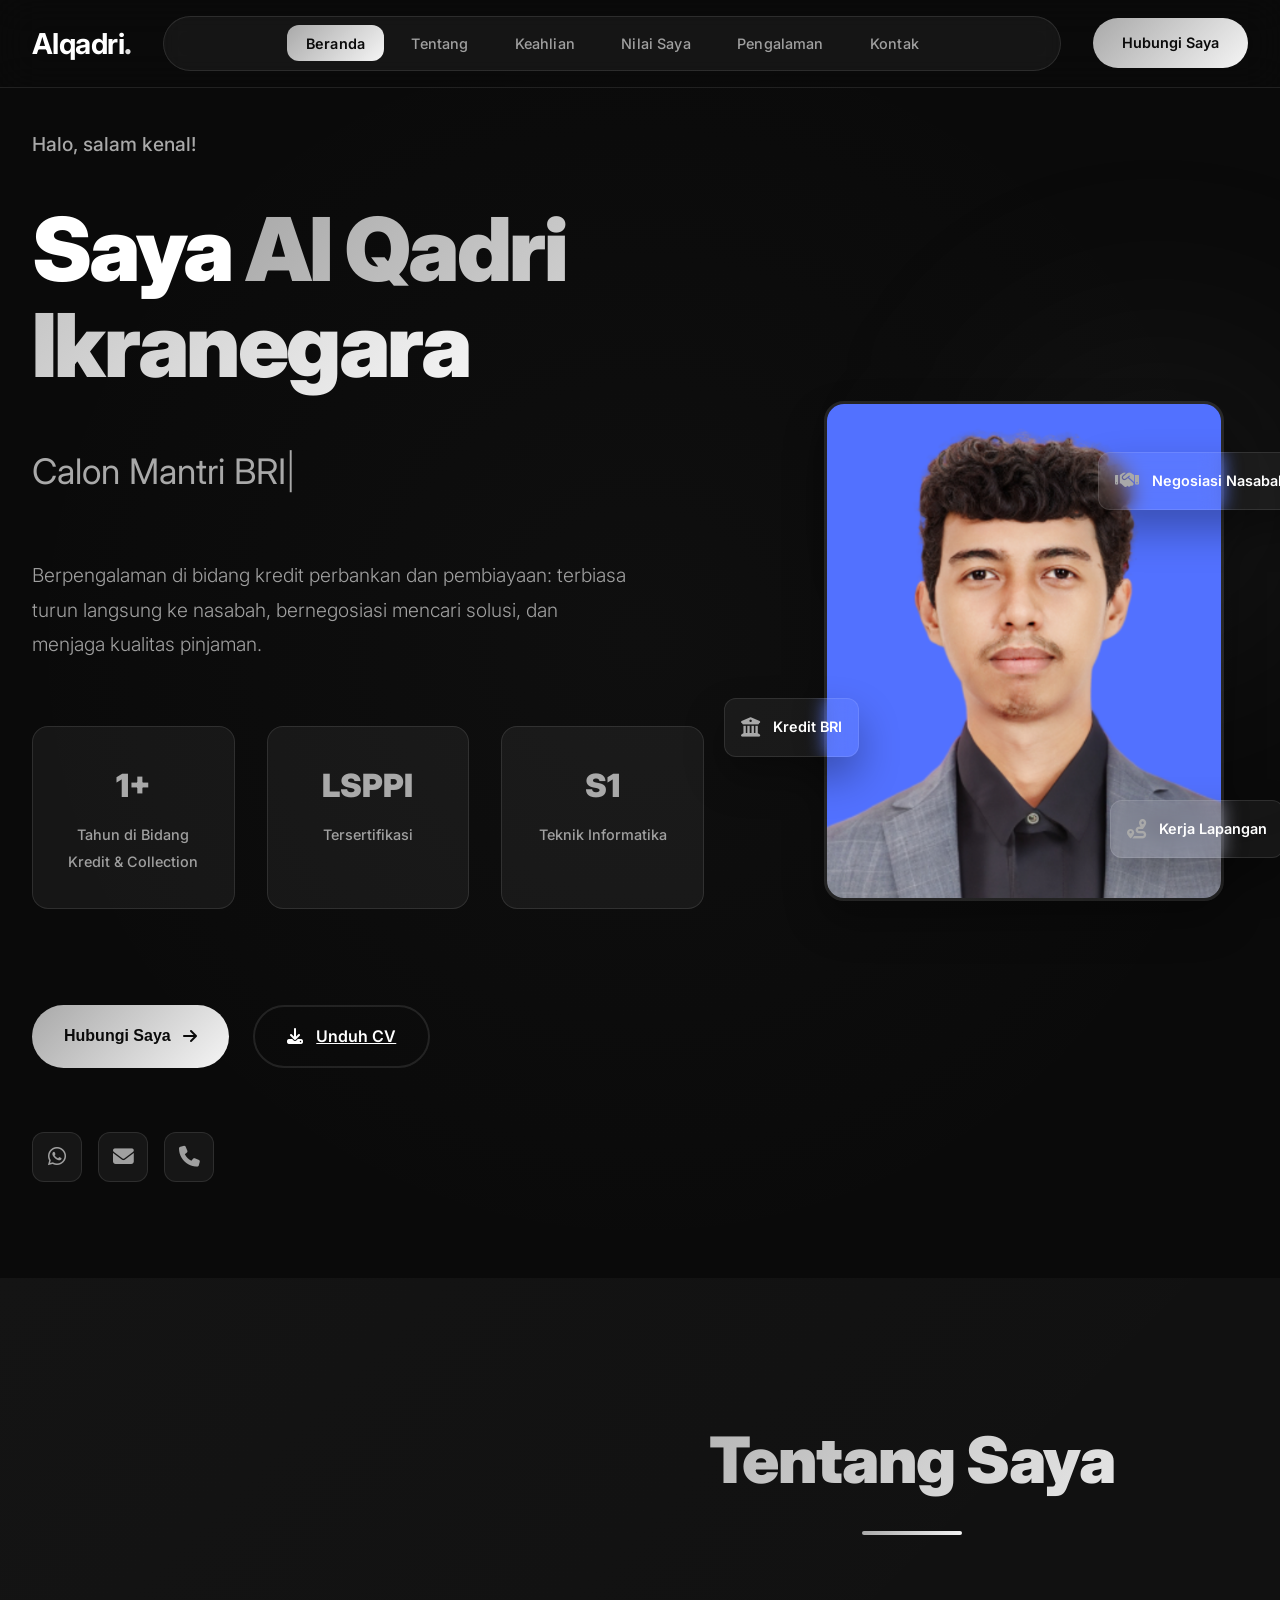
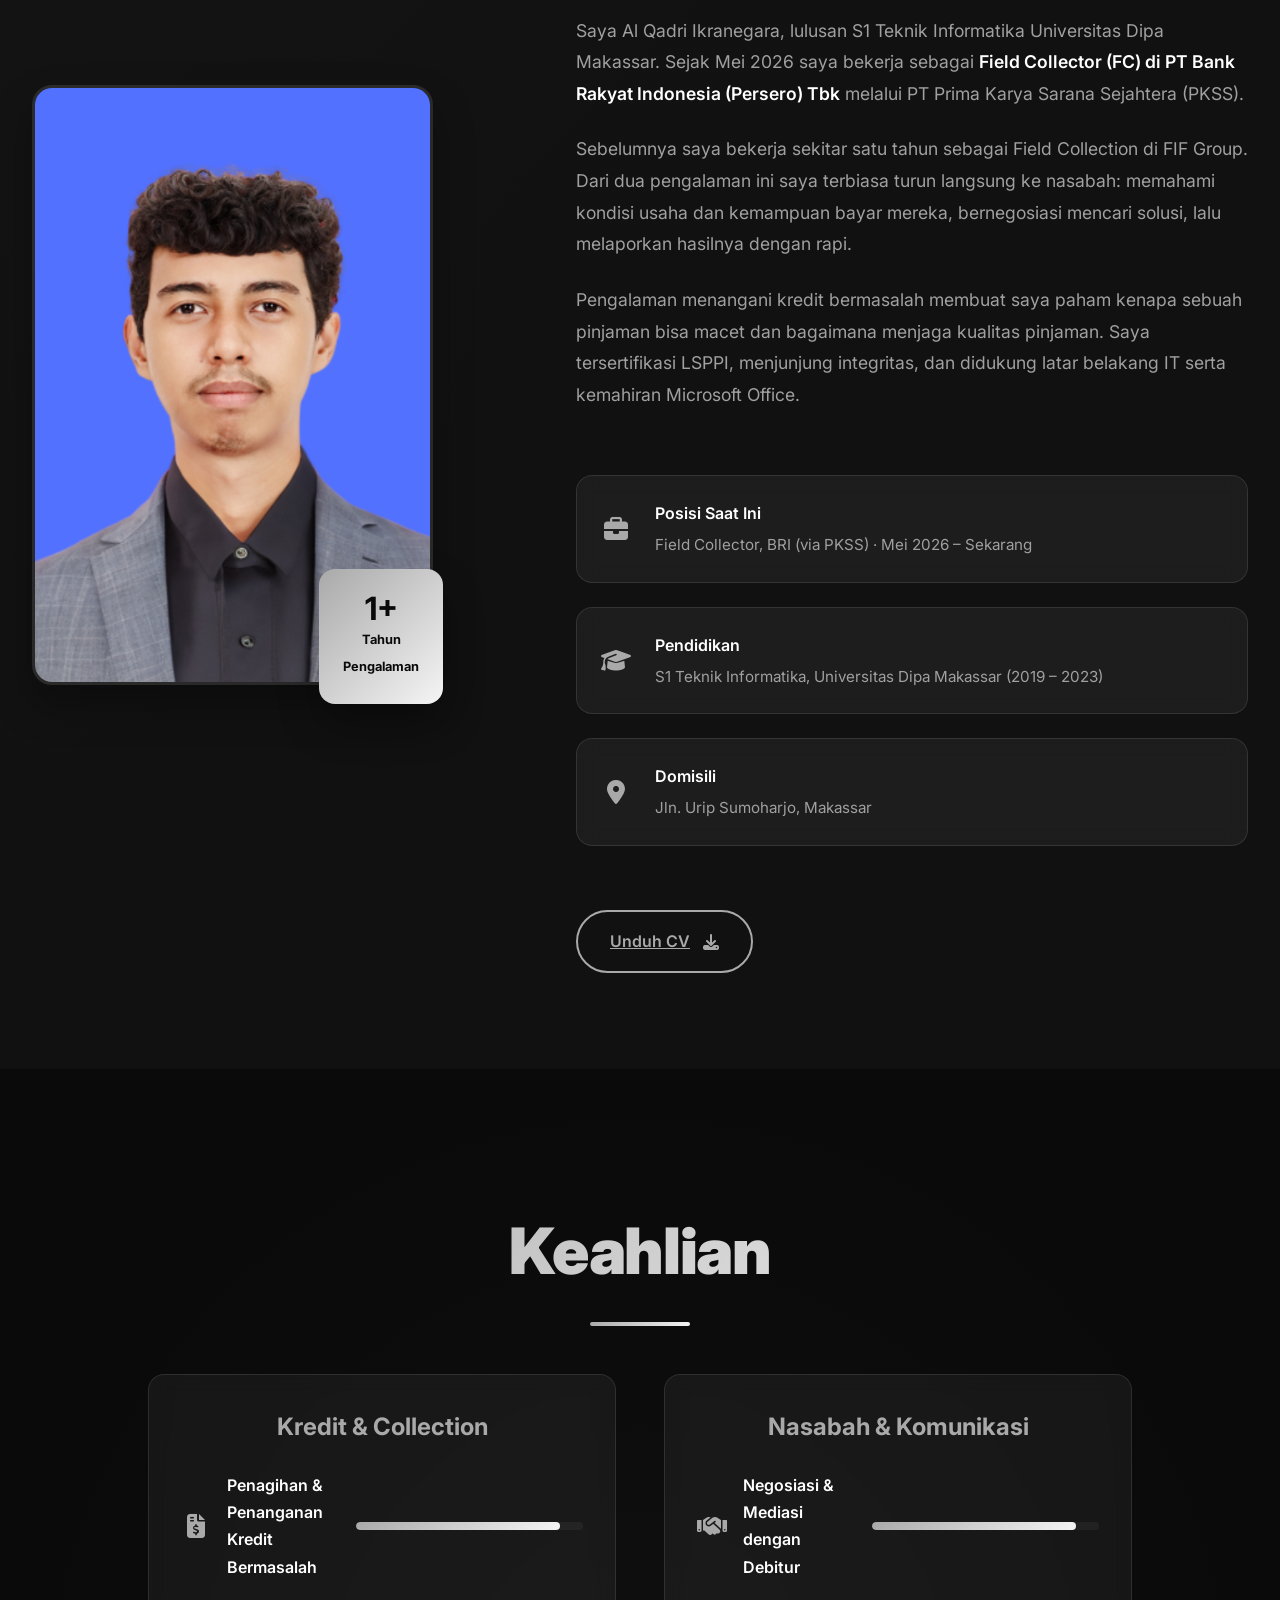
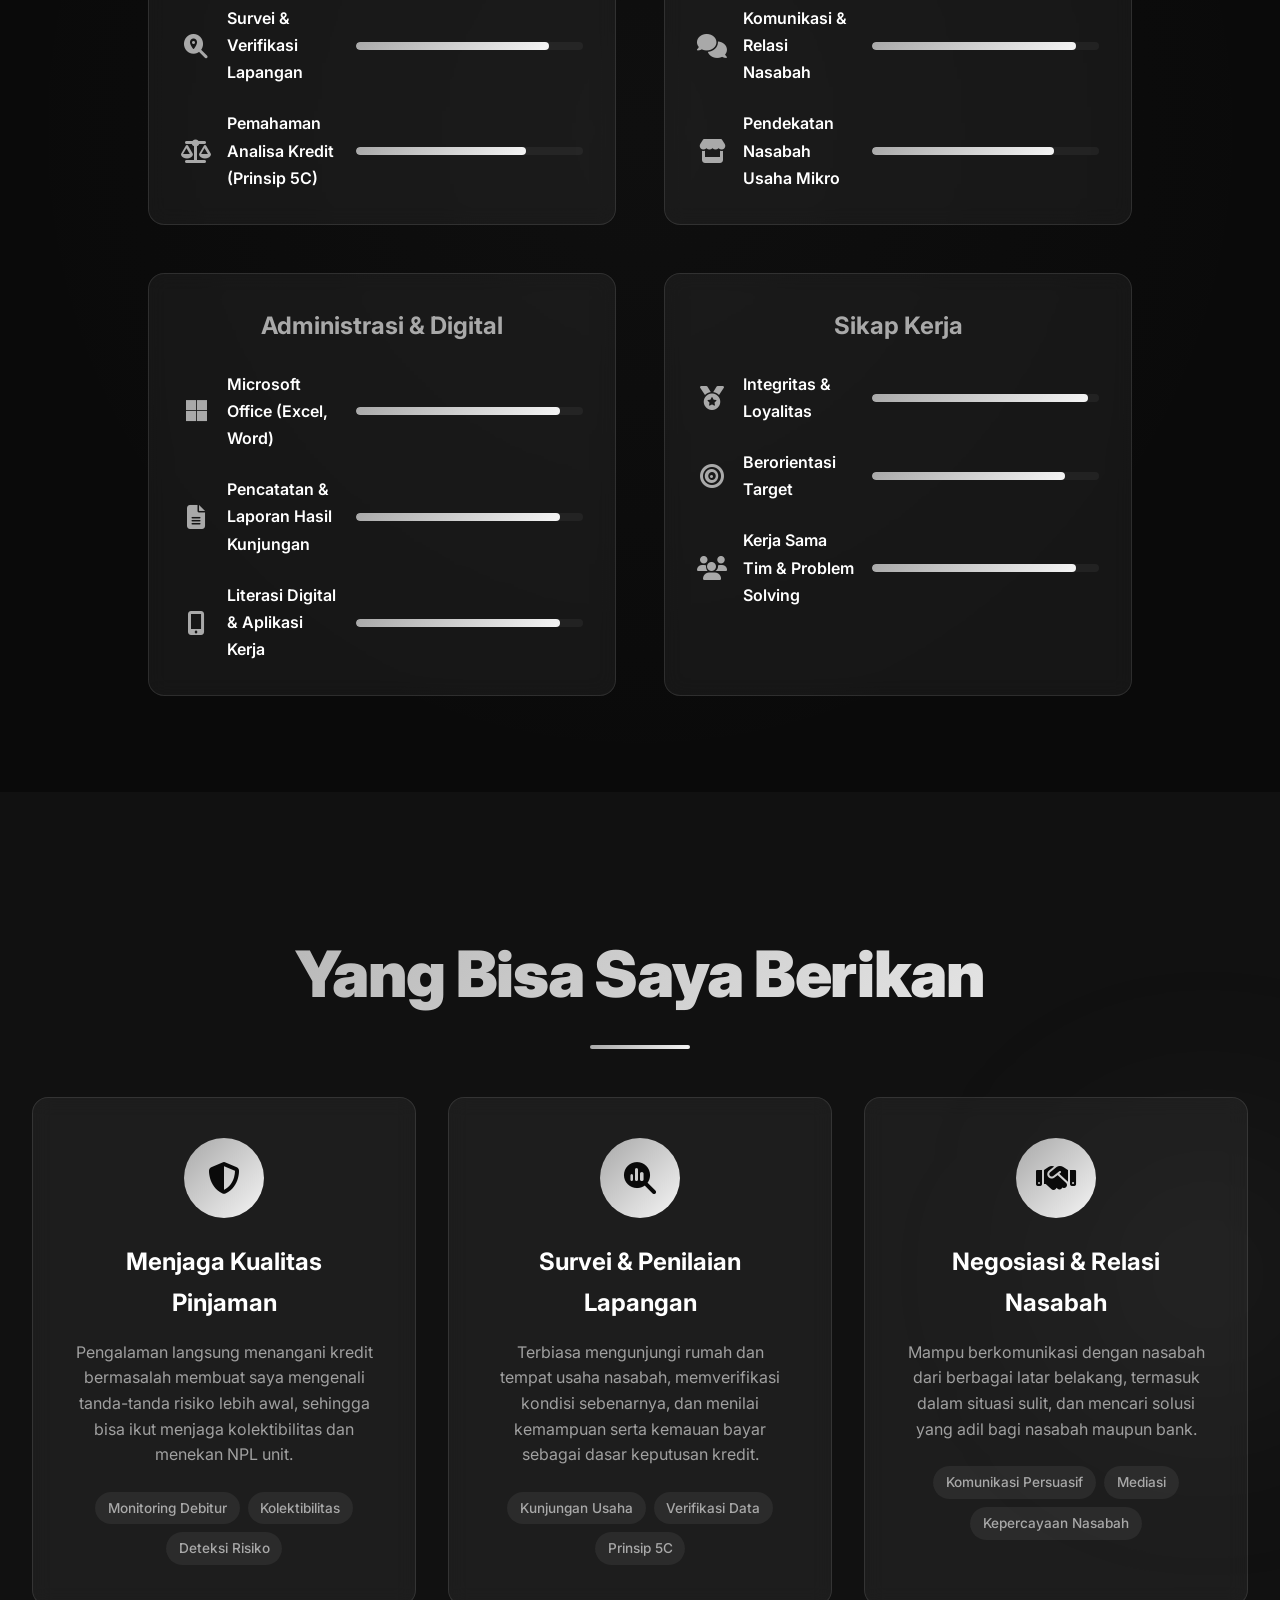
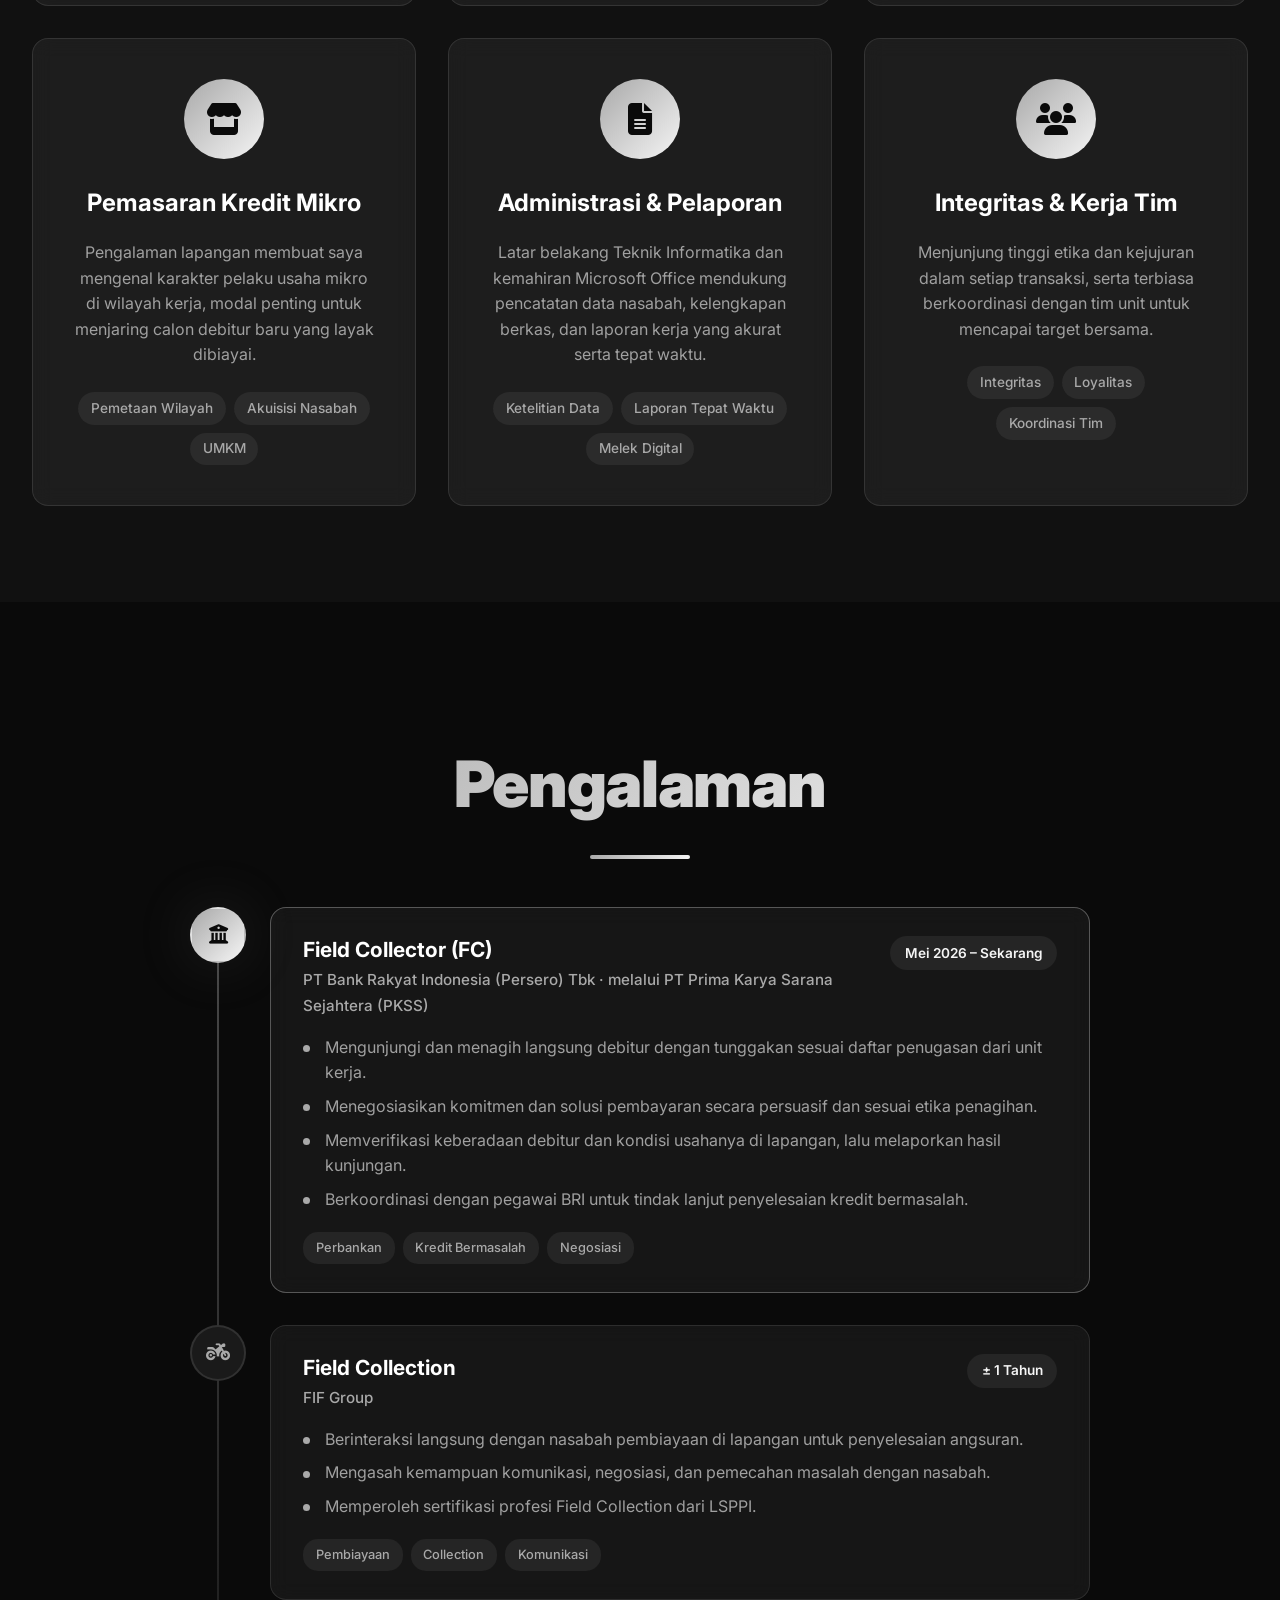
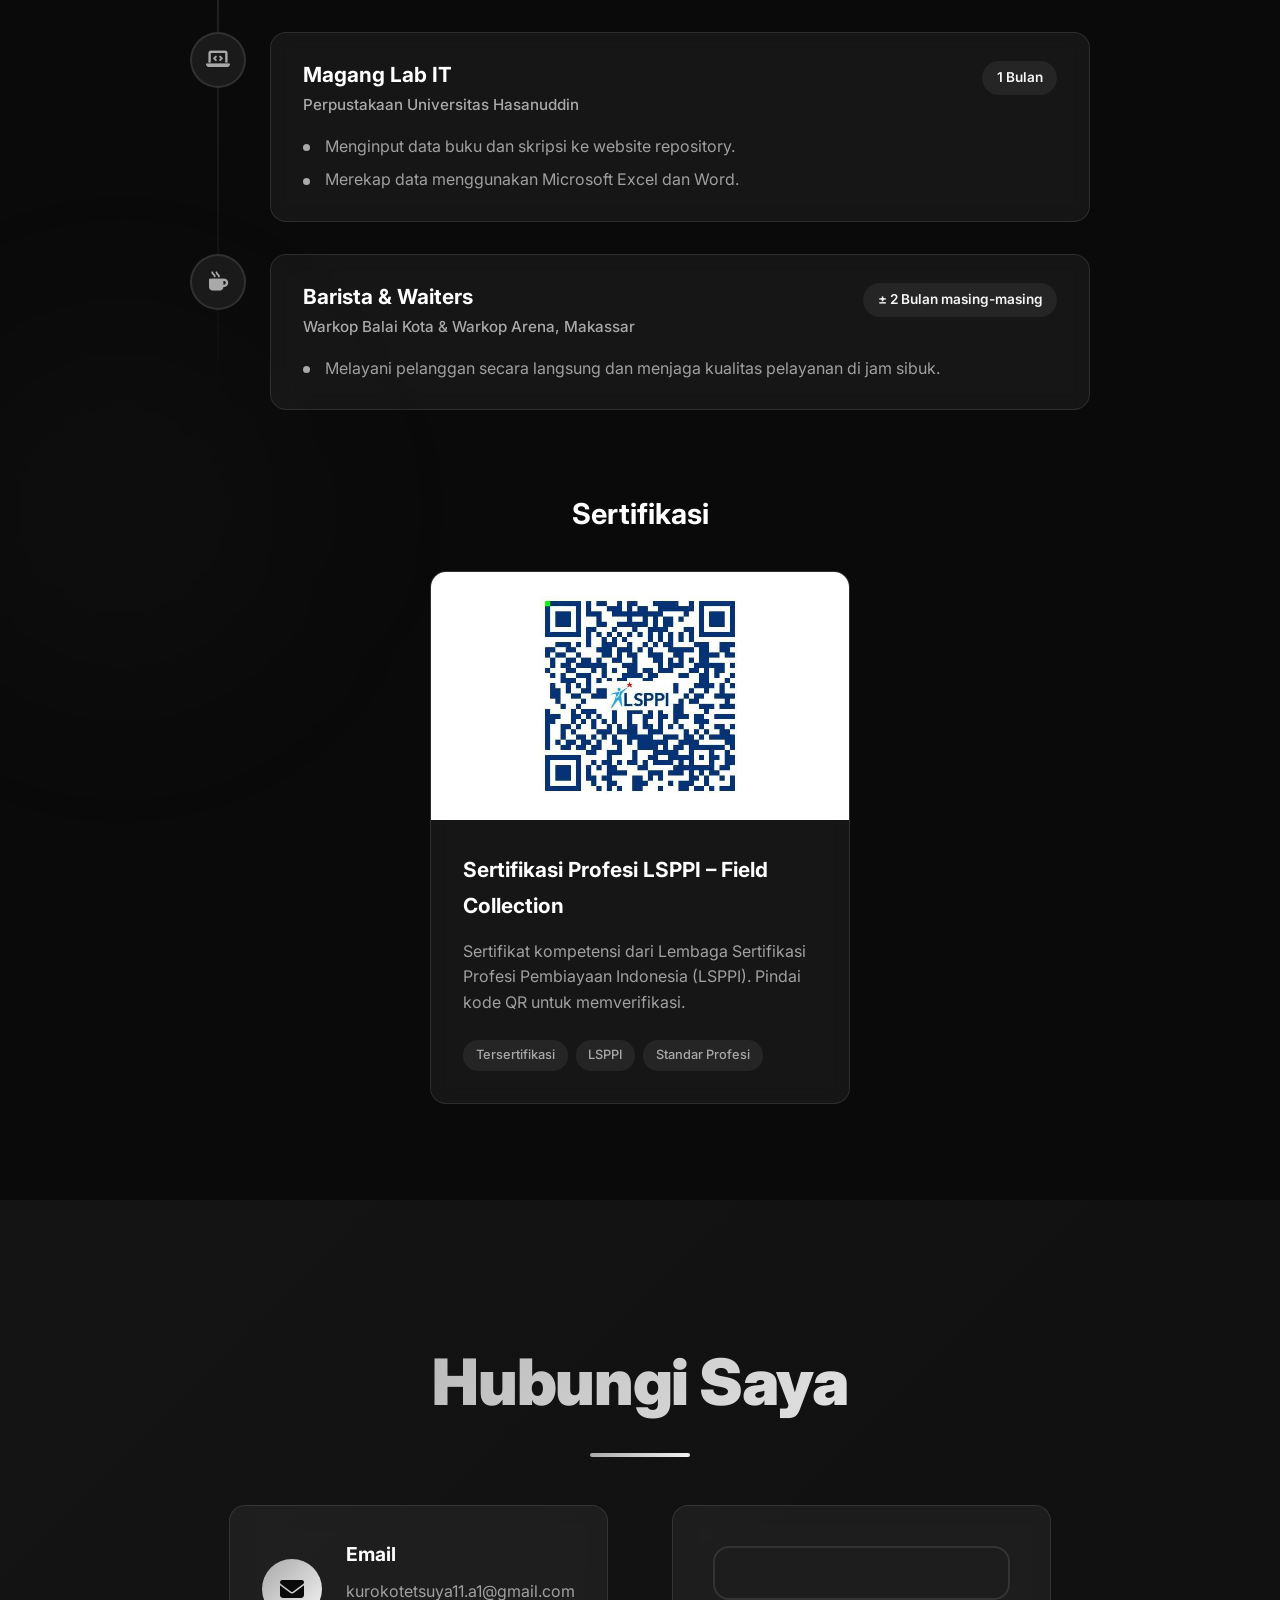
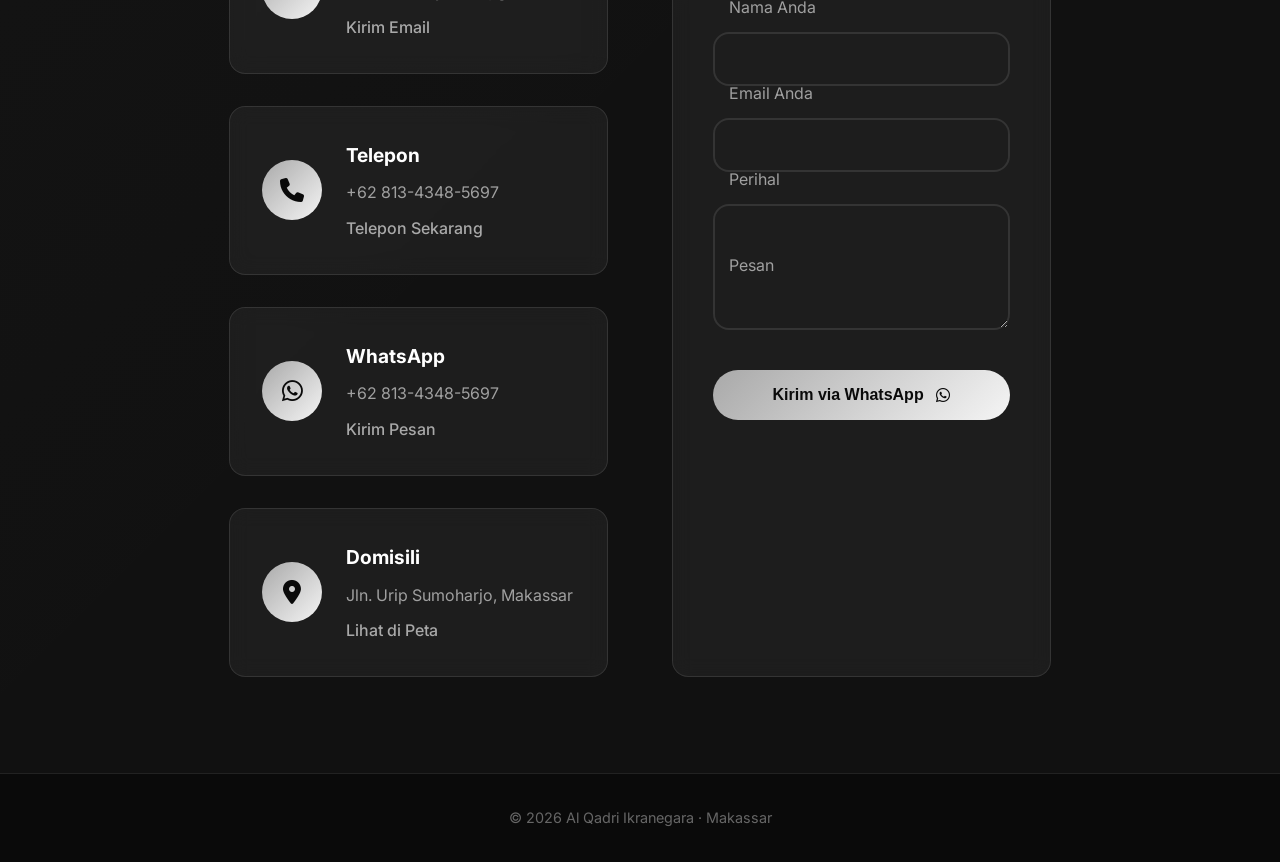
<file: index.html>
<!DOCTYPE html>
<html lang="id">
<head>
    <meta charset="UTF-8">
    <meta name="viewport" content="width=device-width, initial-scale=1.0">
    <title>Al Qadri Ikranegara</title>
    <meta name="description" content="Portofolio Al Qadri Ikranegara – Field Collector BRI (PKSS), tersertifikasi LSPPI, lulusan S1 Teknik Informatika.">
    <link rel="stylesheet" href="https://fonts.googleapis.com/css2?family=Inter:wght@300;400;500;600;700;900&display=swap">
    <link rel="stylesheet" href="https://cdnjs.cloudflare.com/ajax/libs/font-awesome/6.4.0/css/all.min.css">
    <link rel="stylesheet" href="style.css">
</head>
<body>
    <header>
        <nav class="navbar">
            <div class="nav-brand">Alqadri<span class="brand-dot">.</span></div>
            <ul class="nav-menu">
                <li><a href="#home" class="nav-link active">Beranda</a></li>
                <li><a href="#about" class="nav-link">Tentang</a></li>
                <li><a href="#skills" class="nav-link">Keahlian</a></li>
                <li><a href="#service" class="nav-link">Nilai Saya</a></li>
                <li><a href="#project" class="nav-link">Pengalaman</a></li>
                <li><a href="#contact" class="nav-link">Kontak</a></li>
            </ul>
            <div class="nav-cta">
                <a href="#contact" class="cta-btn">Hubungi Saya</a>
            </div>
            <div class="hamburger">
                <span></span>
                <span></span>
                <span></span>
            </div>
        </nav>
    </header>

    <main>
        <section id="home" class="section home">
            <div class="container">
                <div class="home-content">
                    <div class="home-text">
                        <div class="greeting">Halo, salam kenal!</div>
                        <h1 class="hero-title">Saya <span class="accent">Al Qadri Ikranegara</span></h1>
                        <h2 class="hero-subtitle" id="rotating-profession"></h2>
                        <p class="hero-desc">Berpengalaman di bidang kredit perbankan dan pembiayaan: terbiasa turun langsung ke nasabah, bernegosiasi mencari solusi, dan menjaga kualitas pinjaman.</p>

                        <div class="hero-stats">
                            <div class="stat">
                                <span class="stat-number">1+</span>
                                <span class="stat-label">Tahun di Bidang Kredit &amp; Collection</span>
                            </div>
                            <div class="stat">
                                <span class="stat-number">LSPPI</span>
                                <span class="stat-label">Tersertifikasi</span>
                            </div>
                            <div class="stat">
                                <span class="stat-number">S1</span>
                                <span class="stat-label">Teknik Informatika</span>
                            </div>
                        </div>

                        <div class="hero-actions">
                            <button class="hire-btn primary">
                                <span>Hubungi Saya</span>
                                <i class="fas fa-arrow-right"></i>
                            </button>
                            <a href="CV_AlQadri_Ikranegara.pdf" download class="hire-btn secondary">
                                <i class="fas fa-download"></i>
                                <span>Unduh CV</span>
                            </a>
                        </div>

                        <div class="social-links">
                            <a href="https://wa.me/6281343485697" target="_blank" rel="noopener" aria-label="WhatsApp" class="social-icon whatsapp">
                                <i class="fab fa-whatsapp"></i>
                            </a>
                            <a href="mailto:kurokotetsuya11.a1@gmail.com" aria-label="Email" class="social-icon linkedin">
                                <i class="fas fa-envelope"></i>
                            </a>
                            <a href="tel:+6281343485697" aria-label="Telepon" class="social-icon github">
                                <i class="fas fa-phone"></i>
                            </a>
                        </div>
                    </div>

                    <div class="home-image">
                        <div class="image-container">
                            <img src="images/img.jpg" alt="Foto Al Qadri Ikranegara" class="profile-image">
                            <div class="floating-card card-1">
                                <i class="fas fa-handshake"></i>
                                <span>Negosiasi Nasabah</span>
                            </div>
                            <div class="floating-card card-2">
                                <i class="fas fa-building-columns"></i>
                                <span>Kredit BRI</span>
                            </div>
                            <div class="floating-card card-3">
                                <i class="fas fa-route"></i>
                                <span>Kerja Lapangan</span>
                            </div>
                        </div>
                    </div>
                </div>
            </div>
        </section>

        <section id="about" class="section about">
            <div class="container">
                <div class="about-content">
                    <div class="about-image">
                        <div class="image-wrapper">
                            <img src="images/img.jpg" alt="Al Qadri Ikranegara" class="about-img">
                            <div class="experience-badge">
                                <span class="badge-number">1+</span>
                                <span class="badge-text">Tahun<br>Pengalaman</span>
                            </div>
                        </div>
                    </div>

                    <div class="about-text">
                        <h2 class="section-title">Tentang Saya</h2>
                        <div class="about-description">
                            <p>Saya Al Qadri Ikranegara, lulusan S1 Teknik Informatika Universitas Dipa Makassar. Sejak Mei 2026 saya bekerja sebagai <strong>Field Collector (FC) di PT Bank Rakyat Indonesia (Persero) Tbk</strong> melalui PT Prima Karya Sarana Sejahtera (PKSS).</p>

                            <p>Sebelumnya saya bekerja sekitar satu tahun sebagai Field Collection di FIF Group. Dari dua pengalaman ini saya terbiasa turun langsung ke nasabah: memahami kondisi usaha dan kemampuan bayar mereka, bernegosiasi mencari solusi, lalu melaporkan hasilnya dengan rapi.</p>

                            <p>Pengalaman menangani kredit bermasalah membuat saya paham kenapa sebuah pinjaman bisa macet dan bagaimana menjaga kualitas pinjaman. Saya tersertifikasi LSPPI, menjunjung integritas, dan didukung latar belakang IT serta kemahiran Microsoft Office.</p>
                        </div>

                        <div class="about-highlights">
                            <div class="highlight">
                                <i class="fas fa-briefcase"></i>
                                <div>
                                    <h4>Posisi Saat Ini</h4>
                                    <p>Field Collector, BRI (via PKSS) · Mei 2026 – Sekarang</p>
                                </div>
                            </div>
                            <div class="highlight">
                                <i class="fas fa-graduation-cap"></i>
                                <div>
                                    <h4>Pendidikan</h4>
                                    <p>S1 Teknik Informatika, Universitas Dipa Makassar (2019 – 2023)</p>
                                </div>
                            </div>
                            <div class="highlight">
                                <i class="fas fa-map-marker-alt"></i>
                                <div>
                                    <h4>Domisili</h4>
                                    <p>Jln. Urip Sumoharjo, Makassar</p>
                                </div>
                            </div>
                        </div>

                        <div class="about-actions">
                            <a href="CV_AlQadri_Ikranegara.pdf" download class="about-btn">
                                <span>Unduh CV</span>
                                <i class="fas fa-download"></i>
                            </a>
                        </div>
                    </div>
                </div>
            </div>
        </section>

        <section id="skills" class="section skills">
            <div class="container">
                <h2 class="section-title">Keahlian</h2>
                <div class="skills-content">
                    <div class="skills-grid">
                        <div class="skill-category">
                            <h3>Kredit &amp; Collection</h3>
                            <div class="skill-items">
                                <div class="skill-item">
                                    <i class="fas fa-file-invoice-dollar"></i>
                                    <span>Penagihan &amp; Penanganan Kredit Bermasalah</span>
                                    <div class="skill-bar">
                                        <div class="skill-fill" style="width: 90%"></div>
                                    </div>
                                </div>
                                <div class="skill-item">
                                    <i class="fas fa-magnifying-glass-location"></i>
                                    <span>Survei &amp; Verifikasi Lapangan</span>
                                    <div class="skill-bar">
                                        <div class="skill-fill" style="width: 85%"></div>
                                    </div>
                                </div>
                                <div class="skill-item">
                                    <i class="fas fa-scale-balanced"></i>
                                    <span>Pemahaman Analisa Kredit (Prinsip 5C)</span>
                                    <div class="skill-bar">
                                        <div class="skill-fill" style="width: 75%"></div>
                                    </div>
                                </div>
                            </div>
                        </div>
                        <div class="skill-category">
                            <h3>Nasabah &amp; Komunikasi</h3>
                            <div class="skill-items">
                                <div class="skill-item">
                                    <i class="fas fa-handshake"></i>
                                    <span>Negosiasi &amp; Mediasi dengan Debitur</span>
                                    <div class="skill-bar">
                                        <div class="skill-fill" style="width: 90%"></div>
                                    </div>
                                </div>
                                <div class="skill-item">
                                    <i class="fas fa-comments"></i>
                                    <span>Komunikasi &amp; Relasi Nasabah</span>
                                    <div class="skill-bar">
                                        <div class="skill-fill" style="width: 90%"></div>
                                    </div>
                                </div>
                                <div class="skill-item">
                                    <i class="fas fa-store"></i>
                                    <span>Pendekatan Nasabah Usaha Mikro</span>
                                    <div class="skill-bar">
                                        <div class="skill-fill" style="width: 80%"></div>
                                    </div>
                                </div>
                            </div>
                        </div>
                        <div class="skill-category">
                            <h3>Administrasi &amp; Digital</h3>
                            <div class="skill-items">
                                <div class="skill-item">
                                    <i class="fab fa-microsoft"></i>
                                    <span>Microsoft Office (Excel, Word)</span>
                                    <div class="skill-bar">
                                        <div class="skill-fill" style="width: 90%"></div>
                                    </div>
                                </div>
                                <div class="skill-item">
                                    <i class="fas fa-file-alt"></i>
                                    <span>Pencatatan &amp; Laporan Hasil Kunjungan</span>
                                    <div class="skill-bar">
                                        <div class="skill-fill" style="width: 90%"></div>
                                    </div>
                                </div>
                                <div class="skill-item">
                                    <i class="fas fa-mobile-screen-button"></i>
                                    <span>Literasi Digital &amp; Aplikasi Kerja</span>
                                    <div class="skill-bar">
                                        <div class="skill-fill" style="width: 90%"></div>
                                    </div>
                                </div>
                            </div>
                        </div>
                        <div class="skill-category">
                            <h3>Sikap Kerja</h3>
                            <div class="skill-items">
                                <div class="skill-item">
                                    <i class="fas fa-medal"></i>
                                    <span>Integritas &amp; Loyalitas</span>
                                    <div class="skill-bar">
                                        <div class="skill-fill" style="width: 95%"></div>
                                    </div>
                                </div>
                                <div class="skill-item">
                                    <i class="fas fa-bullseye"></i>
                                    <span>Berorientasi Target</span>
                                    <div class="skill-bar">
                                        <div class="skill-fill" style="width: 85%"></div>
                                    </div>
                                </div>
                                <div class="skill-item">
                                    <i class="fas fa-users"></i>
                                    <span>Kerja Sama Tim &amp; Problem Solving</span>
                                    <div class="skill-bar">
                                        <div class="skill-fill" style="width: 90%"></div>
                                    </div>
                                </div>
                            </div>
                        </div>
                    </div>
                </div>
            </div>
        </section>

        <section id="service" class="section services">
            <div class="container">
                <h2 class="section-title">Yang Bisa Saya Berikan</h2>
                <div class="services-content">
                    <div class="services-grid">
                        <div class="service-card">
                            <div class="service-icon">
                                <i class="fas fa-shield-halved"></i>
                            </div>
                            <h3>Menjaga Kualitas Pinjaman</h3>
                            <p>Pengalaman langsung menangani kredit bermasalah membuat saya mengenali tanda-tanda risiko lebih awal, sehingga bisa ikut menjaga kolektibilitas dan menekan NPL unit.</p>
                            <div class="service-features">
                                <span>Monitoring Debitur</span>
                                <span>Kolektibilitas</span>
                                <span>Deteksi Risiko</span>
                            </div>
                        </div>
                        <div class="service-card">
                            <div class="service-icon">
                                <i class="fas fa-magnifying-glass-chart"></i>
                            </div>
                            <h3>Survei &amp; Penilaian Lapangan</h3>
                            <p>Terbiasa mengunjungi rumah dan tempat usaha nasabah, memverifikasi kondisi sebenarnya, dan menilai kemampuan serta kemauan bayar sebagai dasar keputusan kredit.</p>
                            <div class="service-features">
                                <span>Kunjungan Usaha</span>
                                <span>Verifikasi Data</span>
                                <span>Prinsip 5C</span>
                            </div>
                        </div>
                        <div class="service-card">
                            <div class="service-icon">
                                <i class="fas fa-handshake"></i>
                            </div>
                            <h3>Negosiasi &amp; Relasi Nasabah</h3>
                            <p>Mampu berkomunikasi dengan nasabah dari berbagai latar belakang, termasuk dalam situasi sulit, dan mencari solusi yang adil bagi nasabah maupun bank.</p>
                            <div class="service-features">
                                <span>Komunikasi Persuasif</span>
                                <span>Mediasi</span>
                                <span>Kepercayaan Nasabah</span>
                            </div>
                        </div>
                        <div class="service-card">
                            <div class="service-icon">
                                <i class="fas fa-store"></i>
                            </div>
                            <h3>Pemasaran Kredit Mikro</h3>
                            <p>Pengalaman lapangan membuat saya mengenal karakter pelaku usaha mikro di wilayah kerja, modal penting untuk menjaring calon debitur baru yang layak dibiayai.</p>
                            <div class="service-features">
                                <span>Pemetaan Wilayah</span>
                                <span>Akuisisi Nasabah</span>
                                <span>UMKM</span>
                            </div>
                        </div>
                        <div class="service-card">
                            <div class="service-icon">
                                <i class="fas fa-file-alt"></i>
                            </div>
                            <h3>Administrasi &amp; Pelaporan</h3>
                            <p>Latar belakang Teknik Informatika dan kemahiran Microsoft Office mendukung pencatatan data nasabah, kelengkapan berkas, dan laporan kerja yang akurat serta tepat waktu.</p>
                            <div class="service-features">
                                <span>Ketelitian Data</span>
                                <span>Laporan Tepat Waktu</span>
                                <span>Melek Digital</span>
                            </div>
                        </div>
                        <div class="service-card">
                            <div class="service-icon">
                                <i class="fas fa-users"></i>
                            </div>
                            <h3>Integritas &amp; Kerja Tim</h3>
                            <p>Menjunjung tinggi etika dan kejujuran dalam setiap transaksi, serta terbiasa berkoordinasi dengan tim unit untuk mencapai target bersama.</p>
                            <div class="service-features">
                                <span>Integritas</span>
                                <span>Loyalitas</span>
                                <span>Koordinasi Tim</span>
                            </div>
                        </div>
                    </div>
                </div>
            </div>
        </section>

        <section id="project" class="section projects">
            <div class="container">
                <h2 class="section-title">Pengalaman</h2>
                <div class="projects-content">
                    <div class="timeline">
                        <div class="timeline-item current">
                            <div class="timeline-marker"><i class="fas fa-building-columns"></i></div>
                            <div class="timeline-card">
                                <div class="timeline-head">
                                    <div>
                                        <h3>Field Collector (FC)</h3>
                                        <p class="timeline-org">PT Bank Rakyat Indonesia (Persero) Tbk · melalui PT Prima Karya Sarana Sejahtera (PKSS)</p>
                                    </div>
                                    <span class="timeline-date">Mei 2026 – Sekarang</span>
                                </div>
                                <ul class="timeline-points">
                                    <li>Mengunjungi dan menagih langsung debitur dengan tunggakan sesuai daftar penugasan dari unit kerja.</li>
                                    <li>Menegosiasikan komitmen dan solusi pembayaran secara persuasif dan sesuai etika penagihan.</li>
                                    <li>Memverifikasi keberadaan debitur dan kondisi usahanya di lapangan, lalu melaporkan hasil kunjungan.</li>
                                    <li>Berkoordinasi dengan pegawai BRI untuk tindak lanjut penyelesaian kredit bermasalah.</li>
                                </ul>
                                <div class="project-tech">
                                    <span>Perbankan</span>
                                    <span>Kredit Bermasalah</span>
                                    <span>Negosiasi</span>
                                </div>
                            </div>
                        </div>

                        <div class="timeline-item">
                            <div class="timeline-marker"><i class="fas fa-motorcycle"></i></div>
                            <div class="timeline-card">
                                <div class="timeline-head">
                                    <div>
                                        <h3>Field Collection</h3>
                                        <p class="timeline-org">FIF Group</p>
                                    </div>
                                    <span class="timeline-date">± 1 Tahun</span>
                                </div>
                                <ul class="timeline-points">
                                    <li>Berinteraksi langsung dengan nasabah pembiayaan di lapangan untuk penyelesaian angsuran.</li>
                                    <li>Mengasah kemampuan komunikasi, negosiasi, dan pemecahan masalah dengan nasabah.</li>
                                    <li>Memperoleh sertifikasi profesi Field Collection dari LSPPI.</li>
                                </ul>
                                <div class="project-tech">
                                    <span>Pembiayaan</span>
                                    <span>Collection</span>
                                    <span>Komunikasi</span>
                                </div>
                            </div>
                        </div>

                        <div class="timeline-item">
                            <div class="timeline-marker"><i class="fas fa-laptop-code"></i></div>
                            <div class="timeline-card">
                                <div class="timeline-head">
                                    <div>
                                        <h3>Magang Lab IT</h3>
                                        <p class="timeline-org">Perpustakaan Universitas Hasanuddin</p>
                                    </div>
                                    <span class="timeline-date">1 Bulan</span>
                                </div>
                                <ul class="timeline-points">
                                    <li>Menginput data buku dan skripsi ke website repository.</li>
                                    <li>Merekap data menggunakan Microsoft Excel dan Word.</li>
                                </ul>
                            </div>
                        </div>

                        <div class="timeline-item">
                            <div class="timeline-marker"><i class="fas fa-mug-hot"></i></div>
                            <div class="timeline-card">
                                <div class="timeline-head">
                                    <div>
                                        <h3>Barista &amp; Waiters</h3>
                                        <p class="timeline-org">Warkop Balai Kota &amp; Warkop Arena, Makassar</p>
                                    </div>
                                    <span class="timeline-date">± 2 Bulan masing-masing</span>
                                </div>
                                <ul class="timeline-points">
                                    <li>Melayani pelanggan secara langsung dan menjaga kualitas pelayanan di jam sibuk.</li>
                                </ul>
                            </div>
                        </div>
                    </div>

                    <h3 class="subsection-title">Sertifikasi</h3>
                    <div class="projects-grid cert-grid">
                        <div class="project-card">
                            <div class="project-image">
                                <img src="images/pf.png" alt="QR sertifikat LSPPI">
                            </div>
                            <div class="project-info">
                                <h3>Sertifikasi Profesi LSPPI – Field Collection</h3>
                                <p>Sertifikat kompetensi dari Lembaga Sertifikasi Profesi Pembiayaan Indonesia (LSPPI). Pindai kode QR untuk memverifikasi.</p>
                                <div class="project-tech">
                                    <span>Tersertifikasi</span>
                                    <span>LSPPI</span>
                                    <span>Standar Profesi</span>
                                </div>
                            </div>
                        </div>
                    </div>
                </div>
            </div>
        </section>

        <section id="contact" class="section contact">
            <div class="container">
                <h2 class="section-title">Hubungi Saya</h2>
                <div class="contact-content">
                    <div class="contact-info">
                        <div class="contact-item">
                            <div class="contact-icon">
                                <i class="fas fa-envelope"></i>
                            </div>
                            <div class="contact-details">
                                <h3>Email</h3>
                                <p>kurokotetsuya11.a1@gmail.com</p>
                                <a href="mailto:kurokotetsuya11.a1@gmail.com">Kirim Email</a>
                            </div>
                        </div>
                        <div class="contact-item">
                            <div class="contact-icon">
                                <i class="fas fa-phone"></i>
                            </div>
                            <div class="contact-details">
                                <h3>Telepon</h3>
                                <p>+62 813-4348-5697</p>
                                <a href="tel:+6281343485697">Telepon Sekarang</a>
                            </div>
                        </div>
                        <div class="contact-item">
                            <div class="contact-icon">
                                <i class="fab fa-whatsapp"></i>
                            </div>
                            <div class="contact-details">
                                <h3>WhatsApp</h3>
                                <p>+62 813-4348-5697</p>
                                <a href="https://wa.me/6281343485697" target="_blank" rel="noopener">Kirim Pesan</a>
                            </div>
                        </div>
                        <div class="contact-item">
                            <div class="contact-icon">
                                <i class="fas fa-map-marker-alt"></i>
                            </div>
                            <div class="contact-details">
                                <h3>Domisili</h3>
                                <p>Jln. Urip Sumoharjo, Makassar</p>
                                <a href="https://www.google.com/maps/search/?api=1&query=Jl.+Urip+Sumoharjo+Makassar" target="_blank" rel="noopener">Lihat di Peta</a>
                            </div>
                        </div>
                    </div>
                    <div class="contact-form">
                        <form id="contactForm">
                            <div class="form-group">
                                <input type="text" id="name" name="name" placeholder=" " required>
                                <label for="name">Nama Anda</label>
                            </div>
                            <div class="form-group">
                                <input type="email" id="email" name="email" placeholder=" " required>
                                <label for="email">Email Anda</label>
                            </div>
                            <div class="form-group">
                                <input type="text" id="subject" name="subject" placeholder=" " required>
                                <label for="subject">Perihal</label>
                            </div>
                            <div class="form-group">
                                <textarea id="message" name="message" rows="5" placeholder=" " required></textarea>
                                <label for="message">Pesan</label>
                            </div>
                            <button type="submit" class="submit-btn">
                                <span>Kirim via WhatsApp</span>
                                <i class="fab fa-whatsapp"></i>
                            </button>
                        </form>
                    </div>
                </div>
            </div>
        </section>
    </main>

    <footer class="site-footer">
        <p>© 2026 Al Qadri Ikranegara · Makassar</p>
    </footer>

    <script src="script.js"></script>
</body>
</html>
</file>
<file: style.css>
/* CSS Variables */
:root {
    --bg-primary: #0a0a0a;
    --bg-secondary: #111111;
    --bg-tertiary: #1a1a1a;
    --text-primary: #ffffff;
    --text-secondary: #a0a0a0;
    --text-muted: #666666;
    /* --- GRAY ACCENT COLORS --- */
    --accent-primary: #A9A9A9; /* Dark Gray */
    --accent-secondary: #F5F5F5; /* Light Gray */
    --accent-gradient: linear-gradient(135deg, #A9A9A9 0%, #F5F5F5 100%);
    --accent-gradient-hover: linear-gradient(135deg, #999999 0%, #cccccc 100%);
    --border-accent: rgba(169, 169, 169, 0.15); /* Dark Gray with transparency */
    --shadow-glow: 0 0 60px rgba(169, 169, 169, 0.15); /* Dark Gray glow */
    /* --------------------------------- */
    --shadow-card: 0 20px 40px rgba(0, 0, 0, 0.3);
    --shadow-hover: 0 30px 60px rgba(0, 0, 0, 0.4);
    --border-radius: 16px;
    --border-radius-pill: 50px;
    --transition-smooth: all 0.4s cubic-bezier(0.25, 0.46, 0.45, 0.94);
    --transition-fast: all 0.2s ease;
    --transition-spring: all 0.6s cubic-bezier(0.68, -0.55, 0.265, 1.55);
    --glass-bg: rgba(255, 255, 255, 0.05);
    --glass-border: rgba(255, 255, 255, 0.1);
}

* {
    margin: 0;
    padding: 0;
    box-sizing: border-box;
}

body {
    font-family: 'Inter', sans-serif;
    background: var(--bg-primary);
    color: var(--text-primary);
    line-height: 1.7;
    overflow-x: hidden;
    -webkit-font-smoothing: antialiased;
    -moz-osx-font-smoothing: grayscale;
}

.container {
    max-width: 1400px;
    margin: 0 auto;
    padding: 0 2rem;
}

/* Scrollbar Styling */
::-webkit-scrollbar {
    width: 8px;
}

::-webkit-scrollbar-track {
    background: var(--bg-secondary);
}

::-webkit-scrollbar-thumb {
    background: var(--accent-gradient);
    border-radius: 4px;
}

::-webkit-scrollbar-thumb:hover {
    background: var(--accent-gradient-hover);
}

/* Enhanced Header */
header {
    position: fixed;
    top: 0;
    width: 100%;
    z-index: 1000;
    padding: 1rem 0;
    background: rgba(10, 10, 10, 0.8);
    backdrop-filter: blur(20px);
    border-bottom: 1px solid var(--border-accent);
    transition: var(--transition-smooth);
}

header.scrolled {
    padding: 0.5rem 0;
    background: rgba(10, 10, 10, 0.95);
    box-shadow: var(--shadow-card);
}

.navbar {
    display: grid;
    grid-template-columns: auto 1fr auto;
    align-items: center;
    gap: 2rem;
    max-width: 1400px;
    margin: 0 auto;
    padding: 0 2rem;
}

.nav-brand {
    font-size: 1.8rem;
    font-weight: 700;
    color: var(--text-primary);
    letter-spacing: -0.02em;
    position: relative;
    cursor: pointer;
}

.brand-dot {
    background: var(--accent-gradient);
    -webkit-background-clip: text;
    -webkit-text-fill-color: transparent;
    background-clip: text;
    font-size: 2rem;
}

.nav-menu {
    display: flex;
    list-style: none;
    justify-content: center;
    align-items: center;
    gap: 0.5rem;
    background: var(--glass-bg);
    padding: 0.8rem 1.5rem;
    border-radius: var(--border-radius-pill);
    border: 1px solid var(--glass-border);
    backdrop-filter: blur(10px);
}

.nav-link {
    color: var(--text-secondary);
    text-decoration: none;
    font-weight: 500;
    font-size: 0.9rem;
    position: relative;
    padding: 0.6rem 1.2rem;
    border-radius: 12px;
    transition: var(--transition-fast);
    letter-spacing: 0.01em;
}

.nav-link:hover,
.nav-link.active {
    color: var(--text-primary);
    background: rgba(169, 169, 169, 0.1);
    transform: translateY(-1px);
}

.nav-link.active {
    background: var(--accent-gradient);
    color: var(--bg-primary);
    font-weight: 600;
}

.nav-cta {
    display: flex;
    align-items: center;
}

.cta-btn {
    background: var(--accent-gradient);
    color: var(--bg-primary);
    text-decoration: none;
    padding: 0.8rem 1.8rem;
    border-radius: var(--border-radius-pill);
    font-weight: 600;
    font-size: 0.9rem;
    transition: var(--transition-smooth);
    position: relative;
    overflow: hidden;
}

.cta-btn::before {
    content: '';
    position: absolute;
    top: 0;
    left: -100%;
    width: 100%;
    height: 100%;
    background: linear-gradient(90deg, transparent, rgba(255, 255, 255, 0.2), transparent);
    transition: left 0.5s;
}

.cta-btn:hover::before {
    left: 100%;
}

.cta-btn:hover {
    transform: translateY(-2px);
    box-shadow: 0 10px 30px rgba(169, 169, 169, 0.3);
}

.hamburger {
    display: none;
    flex-direction: column;
    cursor: pointer;
    gap: 0.3rem;
    padding: 0.5rem;
    background: var(--glass-bg);
    border-radius: 8px;
    border: 1px solid var(--glass-border);
    backdrop-filter: blur(10px);
}

.hamburger span {
    width: 25px;
    height: 2px;
    background: var(--text-primary);
    border-radius: 2px;
    transition: var(--transition-smooth);
}

.hamburger.active span:nth-child(1) {
    transform: rotate(45deg) translate(5px, 5px);
}

.hamburger.active span:nth-child(2) {
    opacity: 0;
}

.hamburger.active span:nth-child(3) {
    transform: rotate(-45deg) translate(7px, -6px);
}

/* Sections */
.section {
    min-height: 100vh;
    display: flex;
    align-items: center;
    padding: 8rem 0 6rem;
    position: relative;
}

.section-title {
    font-size: clamp(2.5rem, 5vw, 4rem);
    font-weight: 900;
    text-align: center;
    margin-bottom: 3rem;
    background: var(--accent-gradient);
    -webkit-background-clip: text;
    -webkit-text-fill-color: transparent;
    background-clip: text;
    letter-spacing: -0.02em;
    position: relative;
}

.section-title::after {
    content: '';
    display: block;
    width: 100px;
    height: 4px;
    background: var(--accent-gradient);
    margin: 1rem auto 0;
    border-radius: 2px;
}

/* Enhanced Home Section */
.home {
    background: radial-gradient(ellipse at center, rgba(169, 169, 169, 0.03) 0%, transparent 70%);
    position: relative;
    overflow: hidden;
}

.home::before {
    content: '';
    position: absolute;
    top: 20%;
    right: -10%;
    width: 500px;
    height: 500px;
    background: radial-gradient(circle, rgba(169, 169, 169, 0.1) 0%, transparent 70%);
    border-radius: 50%;
    filter: blur(100px);
    animation: float 6s ease-in-out infinite;
}

.home-content {
    display: grid;
    grid-template-columns: 1.2fr 0.8fr;
    gap: 6rem;
    align-items: center;
    max-width: 1300px;
    margin: 0 auto;
    position: relative;
    z-index: 1;
}

.home-text {
    display: flex;
    flex-direction: column;
    gap: 2rem;
}

.greeting {
    font-size: 1.2rem;
    color: var(--accent-primary);
    font-weight: 500;
    margin-bottom: 0.5rem;
    opacity: 0;
    animation: fadeInUp 0.8s ease forwards 0.2s;
}

.hero-title {
    font-size: clamp(3rem, 7vw, 5.5rem);
    font-weight: 900;
    line-height: 1.1;
    letter-spacing: -0.03em;
    margin-bottom: 1rem;
    opacity: 0;
    animation: fadeInUp 0.8s ease forwards 0.4s;
}

.accent {
    background: var(--accent-gradient);
    -webkit-background-clip: text;
    -webkit-text-fill-color: transparent;
    background-clip: text;
    position: relative;
}

.hero-subtitle {
    font-size: clamp(1.5rem, 3vw, 2.2rem);
    font-weight: 400;
    color: var(--accent-primary);
    margin-bottom: 1.5rem;
    min-height: 3rem;
    opacity: 0;
    animation: fadeInUp 0.8s ease forwards 0.6s;
}

.cursor {
    animation: blink 1s infinite;
    color: var(--accent-primary);
    font-weight: 300;
}

.hero-desc {
    font-size: 1.2rem;
    font-weight: 300;
    color: var(--text-secondary);
    max-width: 600px;
    line-height: 1.8;
    opacity: 0;
    animation: fadeInUp 0.8s ease forwards 0.8s;
}

.hero-stats {
    display: grid;
    grid-template-columns: repeat(3, 1fr);
    gap: 2rem;
    margin: 2rem 0;
    opacity: 0;
    animation: fadeInUp 0.8s ease forwards 1s;
}

.stat {
    text-align: center;
    padding: 2rem;
    background: var(--glass-bg);
    border: 1px solid var(--glass-border);
    border-radius: var(--border-radius);
    backdrop-filter: blur(10px);
    transition: 0s;
}

.stat:hover {
    transform: translateY(-5px);
    box-shadow: var(--shadow-card);
    border-color: var(--accent-primary);
}

.stat-number {
    display: block;
    font-size: 2rem;
    font-weight: 900;
    color: var(--accent-primary);
    margin-bottom: 0.5rem;
}

.stat-label {
    font-size: 0.9rem;
    color: var(--text-secondary);
    font-weight: 500;
}

.hero-actions {
    display: flex;
    gap: 1.5rem;
    margin: 2rem 0;
    opacity: 0;
    animation: fadeInUp 0.8s ease forwards 1.2s;
}

.hire-btn {
    display: flex;
    align-items: center;
    gap: 0.8rem;
    padding: 1rem 2rem;
    border-radius: var(--border-radius-pill);
    font-weight: 600;
    font-size: 1rem;
    cursor: pointer;
    transition: var(--transition-smooth);
    border: none;
    position: relative;
    overflow: hidden;
}

.hire-btn.primary {
    background: var(--accent-gradient);
    color: var(--bg-primary);
}

.hire-btn.secondary {
    background: transparent;
    color: var(--text-primary);
    border: 2px solid var(--glass-border);
}

.hire-btn:hover {
    transform: translateY(-3px);
    box-shadow: 0 15px 35px rgba(169, 169, 169, 0.3);
}

.hire-btn.secondary:hover {
    border-color: var(--accent-primary);
    color: var(--accent-primary);
}

.social-links {
    display: flex;
    gap: 1rem;
    opacity: 0;
    animation: fadeInUp 0.8s ease forwards 1.4s;
}

.social-icon {
    width: 50px;
    height: 50px;
    border-radius: 12px;
    display: flex;
    align-items: center;
    justify-content: center;
    color: var(--text-secondary);
    text-decoration: none;
    transition: 0s;
    font-size: 1.3rem;
    background: var(--glass-bg);
    border: 1px solid var(--glass-border);
    backdrop-filter: blur(10px);
}

.social-icon:hover {
    transform: translateY(-3px);
    color: var(--text-primary);
    box-shadow: var(--shadow-card);
}

.social-icon.whatsapp:hover {
    background: #25d366;
    color: white;
}

.social-icon.linkedin:hover {
    background: #0077b5;
    color: white;
}

.social-icon.github:hover {
    background: #333;
    color: white;
}

.social-icon.instagram:hover {
    background: linear-gradient(45deg, #f09433 0%, #e6683c 25%, #dc2743 50%, #cc2366 75%, #bc1888 100%);
    color: white;
}

/* Enhanced Home Image */
.home-image {
    position: relative;
    display: flex;
    justify-content: center;
    align-items: center;
}

.image-container {
    position: relative;
    opacity: 0;
    animation: fadeInScale 1s ease forwards 0.5s;
}

.profile-image {
    width: 400px;
    height: 500px;
    object-fit: cover;
    border-radius: 20px;
    box-shadow: var(--shadow-card);
    transition: var(--transition-smooth);
    border: 3px solid var(--glass-border);
}

.profile-image:hover {
    transform: scale(1.02);
    box-shadow: var(--shadow-hover);
}

.floating-card {
    position: absolute;
    background: var(--glass-bg);
    border: 1px solid var(--glass-border);
    backdrop-filter: blur(10px);
    padding: 1rem;
    border-radius: 12px;
    display: flex;
    align-items: center;
    gap: 0.8rem;
    color: var(--text-primary);
    font-weight: 600;
    font-size: 0.9rem;
    animation: floatCard 4s ease-in-out infinite;
    box-shadow: var(--shadow-card);
}

.floating-card i {
    color: var(--accent-primary);
    font-size: 1.2rem;
}

.card-1 {
    top: 10%;
    right: -20%;
    animation-delay: 0s;
}

.card-2 {
    bottom: 30%;
    left: -25%;
    animation-delay: 1.5s;
}

.card-3 {
    bottom: 10%;
    right: -15%;
    animation-delay: 3s;
}

/* Enhanced About Section */
.about {
    background: var(--bg-secondary);
    position: relative;
}

.about::before {
    content: '';
    position: absolute;
    top: 0;
    left: 0;
    width: 100%;
    height: 100%;
    background: linear-gradient(135deg, rgba(169, 169, 169, 0.02) 0%, transparent 50%);
    pointer-events: none;
}

.about-content {
    display: grid;
    grid-template-columns: 0.8fr 1.2fr;
    gap: 6rem;
    align-items: center;
    max-width: 1300px;
    margin: 0 auto;
    position: relative;
    z-index: 1;
}

.about-image {
    position: relative;
}

.image-wrapper {
    position: relative;
    display: inline-block;
}

.about-img {
    width: 100%;
    max-width: 500px;
    height: 600px;
    object-fit: cover;
    border-radius: 20px;
    box-shadow: var(--shadow-card);
    border: 3px solid var(--glass-border);
    transition: var(--transition-smooth);
}

.about-img:hover {
    transform: scale(1.02);
    box-shadow: var(--shadow-hover);
}

.experience-badge {
    position: absolute;
    bottom: -10px;
    right: -10px;
    background: var(--accent-gradient);
    color: var(--bg-primary);
    padding: 1.5rem;
    border-radius: 16px;
    text-align: center;
    box-shadow: var(--shadow-card);
    font-weight: 700;
}

.badge-number {
    display: block;
    font-size: 2rem;
    line-height: 1;
}

.badge-text {
    font-size: 0.8rem;
    line-height: 1.2;
}

.about-text {
    display: flex;
    flex-direction: column;
    gap: 2rem;
}

.about-description {
    display: flex;
    flex-direction: column;
    gap: 1.5rem;
}

.about-description p {
    font-size: 1.1rem;
    color: var(--text-secondary);
    line-height: 1.8;
}

.about-highlights {
    display: flex;
    flex-direction: column;
    gap: 1.5rem;
    margin: 2rem 0;
}

.highlight {
    display: flex;
    align-items: center;
    gap: 1.5rem;
    padding: 1.5rem;
    background: var(--glass-bg);
    border: 1px solid var(--glass-border);
    border-radius: var(--border-radius);
    backdrop-filter: blur(10px);
    transition: 0s;
}

.highlight:hover {
    transform: translateX(10px);
    border-color: var(--accent-primary);
}

.highlight i {
    color: var(--accent-primary);
    font-size: 1.5rem;
    width: 30px;
    text-align: center;
}

.highlight h4 {
    margin-bottom: 0.3rem;
    color: var(--text-primary);
    font-weight: 600;
}

.highlight p {
    color: var(--text-secondary);
    font-size: 0.95rem;
}

.about-actions {
    display: flex;
    gap: 1rem;
}

.about-btn {
    display: flex;
    align-items: center;
    gap: 0.8rem;
    padding: 1rem 2rem;
    background: transparent;
    color: var(--accent-primary);
    border: 2px solid var(--accent-primary);
    border-radius: var(--border-radius-pill);
    font-weight: 600;
    cursor: pointer;
    transition: 0s;
}

.about-btn:hover {
    background: var(--accent-primary);
    color: var(--bg-primary);
    box-shadow: 0 10px 30px rgba(169, 169, 169, 0.3);
}

/* Animations */
@keyframes fadeInUp {
    from {
        opacity: 0;
        transform: translateY(30px);
    }
    to {
        opacity: 1;
        transform: translateY(0);
    }
}

@keyframes fadeInScale {
    from {
        opacity: 0;
        transform: scale(0.8);
    }
    to {
        opacity: 1;
        transform: scale(1);
    }
}

@keyframes float {
    0%, 100% {
        transform: translateY(0px);
    }
    50% {
        transform: translateY(-20px);
    }
}

@keyframes floatCard {
    0%, 100% {
        transform: translateY(0px);
    }
    50% {
        transform: translateY(-10px);
    }
}

@keyframes blink {
    0%, 50% {
        opacity: 1;
    }
    51%, 100% {
        opacity: 0;
    }
}

/* Responsive Design */
@media (max-width: 1200px) {
    .container {
        padding: 0 1.5rem;
    }
    
    .navbar {
        padding: 0 1.5rem;
    }
    
    .home-content,
    .about-content {
        gap: 4rem;
    }
}

@media (max-width: 768px) {
    .container {
        padding: 0 1rem;
    }
    
    .navbar {
        padding: 0 1rem;
        grid-template-columns: auto auto;
        gap: 1rem;
    }
    
    .nav-menu {
        position: fixed;
        top: 0;
        left: 0;
        width: 100%;
        height: 100vh;
        background: rgba(10, 10, 10, 0.98);
        backdrop-filter: blur(20px);
        flex-direction: column;
        justify-content: center;
        gap: 2rem;
        padding: 2rem;
        border-radius: 0;
        border: none;
        transform: translateX(-100%);
        transition: var(--transition-smooth);
        z-index: 999;
    }
    
    .nav-menu.active {
        transform: translateX(0);
    }
    
    .nav-link {
        font-size: 1.5rem;
        padding: 1rem 2rem;
        text-align: center;
        width: 100%;
    }
    
    .nav-cta {
        display: none;
    }
    
    .hamburger {
        display: flex;
        z-index: 1000;
    }
    
    .section {
        padding: 6rem 0 4rem;
        min-height: auto;
    }
    
    .home {
        min-height: 100vh;
        padding: 8rem 0 4rem;
    }
    
    .home-content,
    .about-content {
        grid-template-columns: 1fr;
        gap: 3rem;
        text-align: center;
    }
    
    .home-image,
    .about-image {
        order: -1;
    }
    
    .hero-stats {
        grid-template-columns: 1fr;
        gap: 1rem;
    }
    
    .hero-actions {
        flex-direction: column;
        align-items: center;
        gap: 1rem;
    }
    
    .hire-btn {
        width: 100%;
        max-width: 250px;
        justify-content: center;
    }
    
    .profile-image,
    .about-img {
        width: 300px;
        height: 400px;
    }
    
    .floating-card {
        display: none;
    }
    
    .section-title {
        font-size: 2.5rem;
        margin-bottom: 2rem;
    }
    
    .hero-title {
        font-size: 2.8rem;
    }
    
    .hero-subtitle {
        font-size: 1.5rem;
    }
    
    .hero-desc {
        font-size: 1rem;
        max-width: 100%;
    }
    
    .about-highlights {
        gap: 1rem;
    }
    
    .highlight:hover {
        transform: none;
    }
}

@media (max-width: 480px) {
    .container {
        padding: 0 0.75rem;
    }
    
    .navbar {
        padding: 0 0.75rem;
    }
    
    .hero-title {
        font-size: 2.5rem;
    }
    
    .hero-subtitle {
        font-size: 1.3rem;
    }
    
    .section-title {
        font-size: 2rem;
    }
    
    .profile-image,
    .about-img {
        width: 250px;
        height: 350px;
    }
    
    .social-icon {
        width: 45px;
        height: 45px;
        font-size: 1.2rem;
    }
    
    .stat {
        padding: 1rem;
    }
    
    .stat-number {
        font-size: 1.5rem;
    }
    
    .hire-btn {
        padding: 0.8rem 1.5rem;
        font-size: 0.9rem;
    }
}

@media (max-width: 320px) {
    .nav-brand {
        font-size: 1.5rem;
    }
    
    .hero-title {
        font-size: 2.2rem;
    }
    
    .section-title {
        font-size: 1.8rem;
    }
    
    .profile-image,
    .about-img {
        width: 220px;
        height: 300px;
    }
}

/* Skills Section */
.skills {
    background: var(--bg-primary);
    position: relative;
}

.skills::before {
    content: '';
    position: absolute;
    top: 0;
    left: 0;
    width: 100%;
    height: 100%;
    background: radial-gradient(ellipse at center, rgba(169, 169, 169, 0.03) 0%, transparent 70%);
    pointer-events: none;
}

.skills-content {
    max-width: 1200px;
    margin: 0 auto;
}

.skills-grid {
    display: grid;
    grid-template-columns: repeat(2, 1fr);
    gap: 3rem;
}

.skill-category {
    background: var(--glass-bg);
    border: 1px solid var(--glass-border);
    border-radius: var(--border-radius);
    padding: 2rem;
    backdrop-filter: blur(10px);
    transition: var(--transition-smooth);
}

.skill-category:hover {
    transform: translateY(-5px);
    border-color: var(--accent-primary);
    box-shadow: var(--shadow-hover);
}

.skill-category h3 {
    color: var(--accent-primary);
    font-size: 1.5rem;
    margin-bottom: 1.5rem;
    text-align: center;
}

.skill-items {
    display: flex;
    flex-direction: column;
    gap: 1.5rem;
}

.skill-item {
    display: flex;
    align-items: center;
    gap: 1rem;
}

.skill-item i {
    color: var(--accent-primary);
    font-size: 1.5rem;
    width: 30px;
    text-align: center;
}

.skill-item span {
    flex: 1;
    font-weight: 600;
    color: var(--text-primary);
}

.skill-bar {
    height: 8px;
    background: var(--glass-bg);
    border-radius: 4px;
    overflow: hidden;
    flex: 2;
}

.skill-fill {
    height: 100%;
    background: var(--accent-gradient);
    border-radius: 4px;
    transition: width 1s ease;
}

/* Services Section */
.services {
    background: var(--bg-secondary);
    position: relative;
}

.services::before {
    content: '';
    position: absolute;
    top: 20%;
    right: -10%;
    width: 400px;
    height: 400px;
    background: radial-gradient(circle, rgba(169, 169, 169, 0.1) 0%, transparent 70%);
    border-radius: 50%;
    filter: blur(100px);
    animation: float 8s ease-in-out infinite;
}

.services-content {
    max-width: 1300px;
    margin: 0 auto;
}

.services-grid {
    display: grid;
    grid-template-columns: repeat(auto-fit, minmax(350px, 1fr));
    gap: 2rem;
}

.service-card {
    background: var(--glass-bg);
    border: 1px solid var(--glass-border);
    border-radius: var(--border-radius);
    padding: 2.5rem;
    text-align: center;
    backdrop-filter: blur(10px);
    transition: var(--transition-smooth);
    position: relative;
    overflow: hidden;
}

.service-card::before {
    content: '';
    position: absolute;
    top: 0;
    left: -100%;
    width: 100%;
    height: 100%;
    background: linear-gradient(90deg, transparent, rgba(169, 169, 169, 0.1), transparent);
    transition: left 0.5s;
}

.service-card:hover::before {
    left: 100%;
}

.service-card:hover {
    transform: translateY(-10px);
    border-color: var(--accent-primary);
    box-shadow: var(--shadow-hover);
}

.service-icon {
    width: 80px;
    height: 80px;
    background: var(--accent-gradient);
    border-radius: 50%;
    display: flex;
    align-items: center;
    justify-content: center;
    margin: 0 auto 1.5rem;
    font-size: 2rem;
    color: var(--bg-primary);
    position: relative;
    z-index: 1;
}

.service-card h3 {
    font-size: 1.5rem;
    margin-bottom: 1rem;
    color: var(--text-primary);
}

.service-card p {
    color: var(--text-secondary);
    line-height: 1.6;
    margin-bottom: 1.5rem;
}

.service-features {
    display: flex;
    flex-wrap: wrap;
    gap: 0.5rem;
    justify-content: center;
}

.service-features span {
    background: rgba(169, 169, 169, 0.1);
    color: var(--accent-primary);
    padding: 0.3rem 0.8rem;
    border-radius: 20px;
    font-size: 0.85rem;
    font-weight: 500;
}

/* Projects Section */
.projects {
    background: var(--bg-primary);
    position: relative;
}

.projects::before {
    content: '';
    position: absolute;
    bottom: 20%;
    left: -10%;
    width: 500px;
    height: 500px;
    background: radial-gradient(circle, rgba(169, 169, 169, 0.05) 0%, transparent 70%);
    border-radius: 50%;
    filter: blur(100px);
    animation: float 10s ease-in-out infinite reverse;
}

.projects-content {
    max-width: 1300px;
    margin: 0 auto;
}

.projects-grid {
    display: grid;
    grid-template-columns: repeat(auto-fit, minmax(350px, 1fr));
    gap: 2.5rem;
}

.project-card {
    background: var(--glass-bg);
    border: 1px solid var(--glass-border);
    border-radius: var(--border-radius);
    overflow: hidden;
    backdrop-filter: blur(10px);
    transition: var(--transition-smooth);
}

.project-card:hover {
    transform: translateY(-10px);
    border-color: var(--accent-primary);
    box-shadow: var(--shadow-hover);
}

.project-image {
    position: relative;
    overflow: hidden;
}

.project-image img {
    width: 100%;
    height: 250px;
    object-fit: cover;
    transition: var(--transition-smooth);
}

.project-card:hover .project-image img {
    transform: scale(1.1);
}

.project-overlay {
    position: absolute;
    top: 0;
    left: 0;
    width: 100%;
    height: 100%;
    background: rgba(169, 169, 169, 0.9);
    display: flex;
    align-items: center;
    justify-content: center;
    opacity: 0;
    transition: var(--transition-smooth);
}

.project-card:hover .project-overlay {
    opacity: 1;
}

.project-links {
    display: flex;
    gap: 1rem;
}

.project-link {
    width: 50px;
    height: 50px;
    background: var(--bg-primary);
    border-radius: 50%;
    display: flex;
    align-items: center;
    justify-content: center;
    color: var(--accent-primary);
    text-decoration: none;
    transition: var(--transition-smooth);
}

.project-link:hover {
    transform: scale(1.1);
    background: var(--accent-primary);
    color: var(--bg-primary);
}

.project-info {
    padding: 2rem;
}

.project-info h3 {
    font-size: 1.3rem;
    margin-bottom: 1rem;
    color: var(--text-primary);
}

.project-info p {
    color: var(--text-secondary);
    line-height: 1.6;
    margin-bottom: 1.5rem;
}

.project-tech {
    display: flex;
    flex-wrap: wrap;
    gap: 0.5rem;
}

.project-tech span {
    background: rgba(169, 169, 169, 0.1);
    color: var(--accent-primary);
    padding: 0.3rem 0.8rem;
    border-radius: 15px;
    font-size: 0.8rem;
    font-weight: 500;
}

/* Contact Section */
.contact {
    background: var(--bg-secondary);
    position: relative;
}

.contact::before {
    content: '';
    position: absolute;
    top: 0;
    left: 0;
    width: 100%;
    height: 100%;
    background: linear-gradient(135deg, rgba(169, 169, 169, 0.02) 0%, transparent 50%);
    pointer-events: none;
}

.contact-content {
    display: grid;
    grid-template-columns: 1fr 1fr;
    gap: 4rem;
    max-width: 1400px;
    margin: 0 auto;
}

.contact-info {
    display: flex;
    flex-direction: column;
    gap: 2rem;
}

.contact-item {
    display: flex;
    align-items: center;
    gap: 1.5rem;
    padding: 2rem;
    background: var(--glass-bg);
    border: 1px solid var(--glass-border);
    border-radius: var(--border-radius);
    backdrop-filter: blur(10px);
    transition: var(--transition-smooth);
}

.contact-item:hover {
    transform: translateX(10px);
    border-color: var(--accent-primary);
}

.contact-icon {
    width: 60px;
    height: 60px;
    background: var(--accent-gradient);
    border-radius: 50%;
    display: flex;
    align-items: center;
    justify-content: center;
    color: var(--bg-primary);
    font-size: 1.5rem;
}

.contact-details h3 {
    color: var(--text-primary);
    margin-bottom: 0.5rem;
    font-size: 1.2rem;
}

.contact-details p {
    color: var(--text-secondary);
    margin-bottom: 0.5rem;
}

.contact-details a {
    color: var(--accent-primary);
    text-decoration: none;
    font-weight: 500;
    transition: var(--transition-fast);
}

.contact-details a:hover {
    text-decoration: underline;
}

.contact-form {
    background: var(--glass-bg);
    border: 1px solid var(--glass-border);
    border-radius: var(--border-radius);
    padding: 2.5rem;
    backdrop-filter: blur(10px);
}

.form-group {
    position: relative;
    margin-bottom: 2rem;
}

.form-group input,
.form-group textarea {
    width: 100%;
    padding: 1rem;
    background: transparent;
    border: 2px solid var(--glass-border);
    border-radius: var(--border-radius);
    color: var(--text-primary);
    font-size: 1rem;
    transition: var(--transition-fast);
    outline: none;
}

.form-group input:focus,
.form-group textarea:focus {
    border-color: var(--accent-primary);
    box-shadow: 0 0 0 3px rgba(169, 169, 169, 0.1);
}

.form-group label {
    position: absolute;
    top: 3rem;
    left: 1rem;
    color: var(--text-secondary);
    transition: var(--transition-fast);
    pointer-events: none;
}

.form-group input:focus + label,
.form-group input:not(:placeholder-shown) + label,
.form-group textarea:focus + label,
.form-group textarea:not(:placeholder-shown) + label {
    top: -0.5rem;
    left: 0.5rem;
    font-size: 0.8rem;
    color: var(--accent-primary);
    background: var(--bg-secondary);
    padding: 0 0.5rem;
}

.submit-btn {
    width: 100%;
    background: var(--accent-gradient);
    color: var(--bg-primary);
    border: none;
    padding: 1rem 2rem;
    border-radius: var(--border-radius-pill);
    font-size: 1rem;
    font-weight: 600;
    cursor: pointer;
    transition: var(--transition-smooth);
    display: flex;
    align-items: center;
    justify-content: center;
    gap: 0.8rem;
}

.submit-btn:hover {
    transform: translateY(-2px);
    box-shadow: 0 10px 30px rgba(169, 169, 169, 0.3);
}

/* Responsive Updates */
@media (max-width: 768px) {
    .skills-grid {
        grid-template-columns: 1fr;
        gap: 2rem;
    }

    .services-grid {
        grid-template-columns: 1fr;
        gap: 2rem;
    }

    .projects-grid {
        grid-template-columns: 1fr;
        gap: 2rem;
    }

    .contact-content {
        grid-template-columns: 1fr;
        gap: 3rem;
    }

    .contact-item {
        padding: 1.5rem;
    }

    .contact-form {
        padding: 2rem;
    }
}

@media (max-width: 480px) {
    .skill-category {
        padding: 1.5rem;
    }

    .service-card {
        padding: 2rem;
    }

    .project-info {
        padding: 1.5rem;
    }

    .contact-item {
        flex-direction: column;
        text-align: center;
        gap: 1rem;
    }

    .contact-icon {
        width: 50px;
        height: 50px;
        font-size: 1.2rem;
    }
}

@media (max-width: 320px) {
    .nav-brand {
        font-size: 1.5rem;
    }
    
    .hero-title {
        font-size: 2.2rem;
    }
    
    .section-title {
        font-size: 1.8rem;
    }
    
    .profile-image,
    .about-img {
        width: 220px;
        height: 300px;
    }
}
/* ===== Tambahan: Timeline Pengalaman, Sertifikasi, Footer ===== */
.about-description strong {
    color: var(--text-primary);
    font-weight: 600;
}

.projects-content {
    position: relative;
    z-index: 1;
}

.timeline {
    position: relative;
    max-width: 900px;
    margin: 0 auto 5rem;
    display: flex;
    flex-direction: column;
    gap: 2rem;
}

.timeline::before {
    content: '';
    position: absolute;
    left: 27px;
    top: 10px;
    bottom: 10px;
    width: 2px;
    background: linear-gradient(to bottom, var(--accent-primary), transparent);
    opacity: 0.4;
}

.timeline-item {
    display: grid;
    grid-template-columns: 56px 1fr;
    gap: 1.5rem;
    align-items: start;
}

.timeline-marker {
    width: 56px;
    height: 56px;
    border-radius: 50%;
    background: var(--bg-tertiary);
    border: 2px solid var(--glass-border);
    display: flex;
    align-items: center;
    justify-content: center;
    color: var(--accent-primary);
    font-size: 1.2rem;
    position: relative;
    z-index: 1;
}

.timeline-item.current .timeline-marker {
    background: var(--accent-gradient);
    color: var(--bg-primary);
    border-color: transparent;
    box-shadow: var(--shadow-glow);
}

.timeline-card {
    background: var(--glass-bg);
    border: 1px solid var(--glass-border);
    border-radius: var(--border-radius);
    padding: 1.75rem 2rem;
    backdrop-filter: blur(10px);
    transition: var(--transition-smooth);
}

.timeline-item.current .timeline-card {
    border-color: rgba(169, 169, 169, 0.45);
}

.timeline-card:hover {
    transform: translateY(-4px);
    border-color: var(--accent-primary);
    box-shadow: var(--shadow-hover);
}

.timeline-head {
    display: flex;
    justify-content: space-between;
    align-items: flex-start;
    gap: 1rem;
    margin-bottom: 1rem;
}

.timeline-head h3 {
    font-size: 1.3rem;
    color: var(--text-primary);
    line-height: 1.3;
}

.timeline-org {
    color: var(--accent-primary);
    font-size: 0.95rem;
    font-weight: 500;
    margin-top: 0.25rem;
}

.timeline-date {
    flex-shrink: 0;
    background: rgba(169, 169, 169, 0.1);
    color: var(--accent-secondary);
    padding: 0.35rem 0.9rem;
    border-radius: 20px;
    font-size: 0.85rem;
    font-weight: 600;
    white-space: nowrap;
}

.timeline-points {
    list-style: none;
    display: flex;
    flex-direction: column;
    gap: 0.5rem;
    margin-bottom: 1.25rem;
}

.timeline-points:last-child {
    margin-bottom: 0;
}

.timeline-points li {
    position: relative;
    padding-left: 1.4rem;
    color: var(--text-secondary);
    line-height: 1.6;
}

.timeline-points li::before {
    content: '';
    position: absolute;
    left: 0;
    top: 0.65em;
    width: 7px;
    height: 7px;
    border-radius: 50%;
    background: var(--accent-primary);
}

.subsection-title {
    text-align: center;
    font-size: 1.8rem;
    font-weight: 700;
    color: var(--text-primary);
    margin-bottom: 2rem;
}

.cert-grid {
    grid-template-columns: minmax(0, 420px);
    justify-content: center;
}

.cert-grid .project-image {
    background: #ffffff;
    display: flex;
    justify-content: center;
    padding: 1.5rem;
}

.cert-grid .project-image img {
    width: 200px;
    height: 200px;
    object-fit: contain;
}

.cert-grid .project-card:hover .project-image img {
    transform: none;
}

.site-footer {
    text-align: center;
    padding: 2rem 1rem;
    color: var(--text-muted);
    font-size: 0.9rem;
    border-top: 1px solid var(--border-accent);
    background: var(--bg-primary);
}

@media (max-width: 768px) {
    .timeline::before {
        left: 21px;
    }

    .timeline-item {
        grid-template-columns: 44px 1fr;
        gap: 1rem;
    }

    .timeline-marker {
        width: 44px;
        height: 44px;
        font-size: 1rem;
    }

    .timeline-card {
        padding: 1.25rem;
        text-align: left;
    }

    .timeline-head {
        flex-direction: column;
        gap: 0.6rem;
    }

    .about-highlights .highlight {
        text-align: left;
    }

    .services-grid,
    .projects-grid {
        grid-template-columns: 1fr;
    }

    .service-card {
        padding: 2rem 1.5rem;
    }

    .skill-item {
        flex-wrap: wrap;
    }

    .skill-item .skill-bar {
        flex-basis: 100%;
    }
}

/* Cegah scroll horizontal akibat efek dekoratif */
.section { overflow-x: clip; }
</file>
